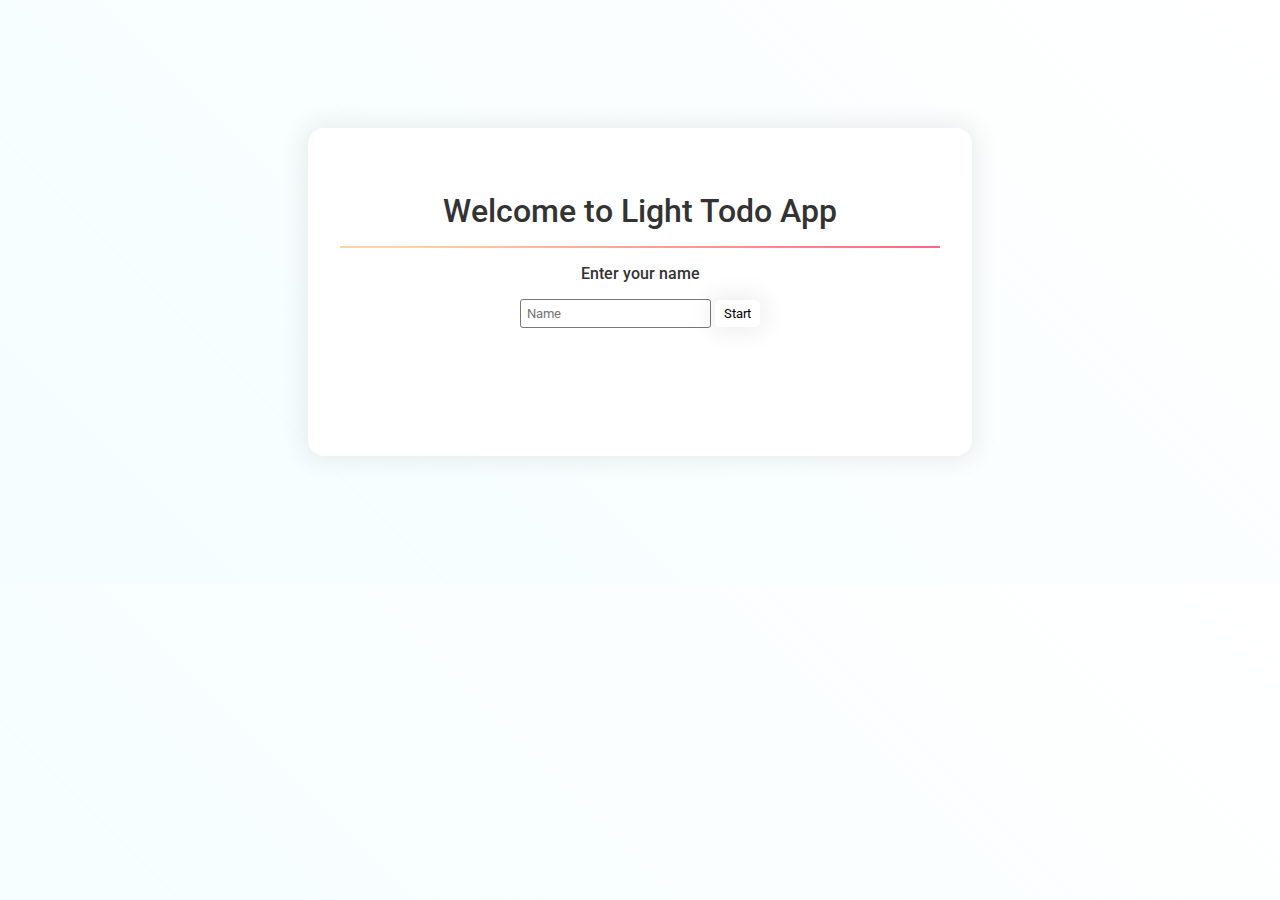
<file: index.html>
<!DOCTYPE html>
<html lang="en">
<head>
    <meta charset="UTF-8">
    <meta name="viewport" content="width=device-width, initial-scale=1.0">
    <title>Light Todo App</title>
    <link rel="stylesheet" type="text/css" href="./assets/css/style.css">
    <link href="https://fonts.googleapis.com/css2?family=Roboto:wght@400;500;600;900&display=swap" rel="stylesheet">
</head>
<body>
    <div id="app">
        <div class="welcome-page">
            <h1 class="mb-1">Welcome to Light Todo App</h1>
            <hr>
            <div class="mb-1"></div>
            <form onsubmit="event.preventDefault()">
                <h4 class="mb-1">Enter your name</h4>
                <input id="input-name" type="text" placeholder="Name" required>
                <button id="button-name" type="submit" class="button">Start</button>
            </form>
        </div>
    </div>
</body>
<script type="text/javascript" src="assets/js/index.js"></script>
</html>
</file>
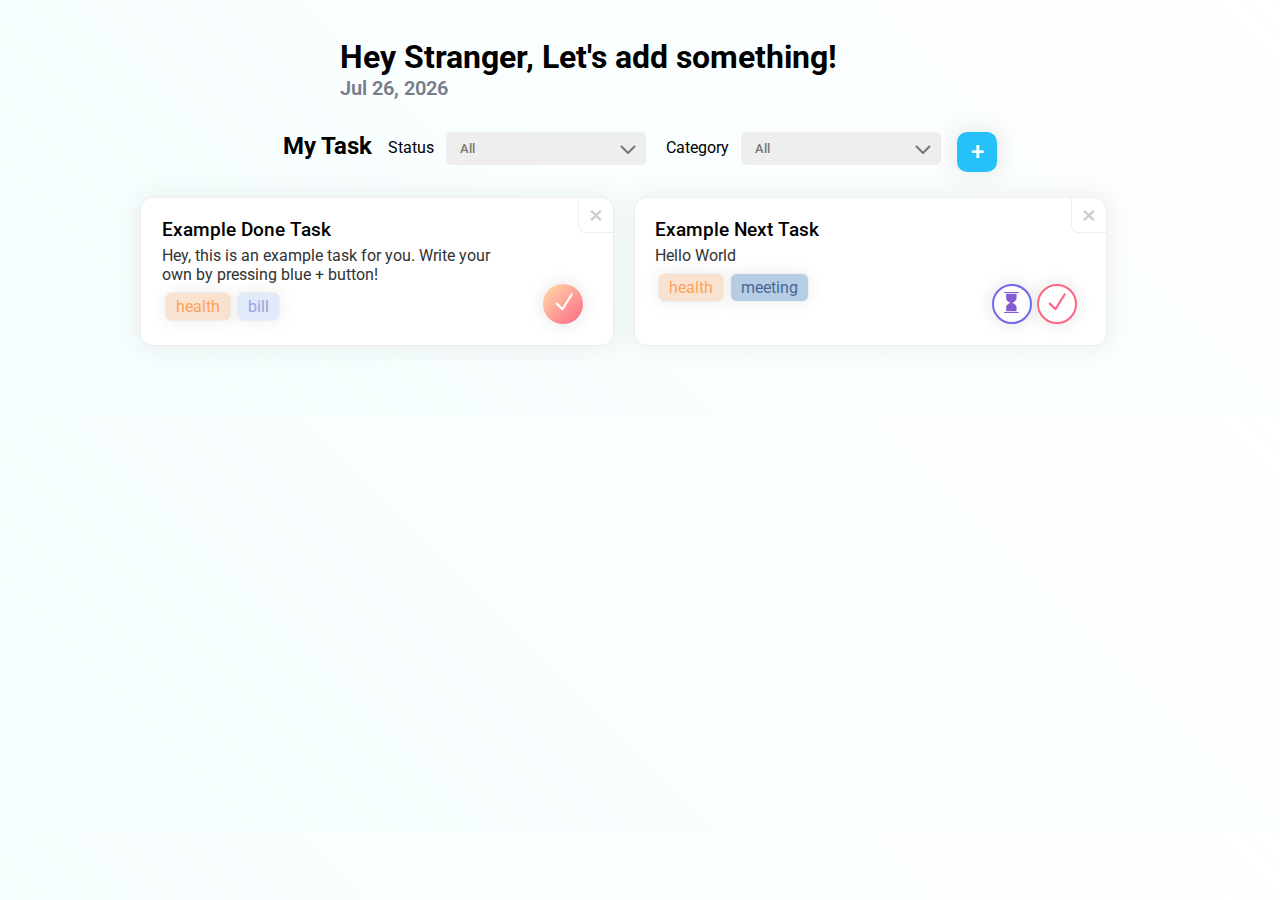
<file: app.html>
<!DOCTYPE html>
<html lang="en">
<head>
    <meta charset="UTF-8">
    <meta name="viewport" content="width=device-width, initial-scale=1.0">
    <title>Light Todo App</title>
    <link rel="stylesheet" type="text/css" href="./assets/css/style.css">
    <link href="https://fonts.googleapis.com/css2?family=Roboto:wght@400;500;600;900&display=swap" rel="stylesheet">
</head>
<body>
    <div id="app">
        <div id="todo-page">
            <header id="header" class="mb-1"></header>
            <section>
                <div class="column">
                    <h2 class="mb-1">My Task</h2>
                    <div id="filter" class="mb-2">
                        <label for="status">Status</label>
                        <div class="selectdiv">
                            <select id="filter-status" name="status">
                                <option value="">All</option>
                                <option value="next">Next</option>
                                <option value="progress">Progress</option>
                                <option value="done">Done</option>
                            </select>
                        </div>
                        <label for="category">Category</label>
                        <div class="selectdiv">
                            <select id="filter-category" name="category">
                                <option value="">All</option>
                                <option value="productive">Productive</option>
                                <option value="work">Work</option>
                                <option value="food">Food</option>
                                <option value="health">Health</option>
                                <option value="meeting">Meeting</option>
                                <option value="bill">Bill</option>
                            </select>
                        </div>
                    </div>
                    <button id="add-todo" class="button tooltip" text="Add new todo" data-open="modal-todo">+</button>
                </div>
                <ul id="section-list"></ul>
            </section>
        </div>
    </div>
    <div id="modal-todo" class="modal">
        <div class="modal-content">
            <section id="section-add">
                <form onsubmit="event.preventDefault()">
                    <div class="mb-1">
                        <label for="todoName">Todo Name</label>
                        <input
                            id="add-todo-name"
                            type="text"
                            maxlength="35"
                            required
                            oninput="setCustomValidity('')"
                            oninvalid="this.setCustomValidity('Please Enter a valid name')"
                        >
                    </div>
                    <div class="mb-1">
                        <label for="description">Description</label>
                        <textarea id="add-todo-description" type="text" maxlength="90"></textarea>
                    </div>
                    <div class="mb-1">
                        <ul id="category-list-add"></ul>
                    </div>
                    <div class="selectdiv">
                        <select id="category-add" name="category" style="margin-left: 0 !important;">
                            <option value="" selected disabled>Select Category</option>
                            <option value="productive">Productive</option>
                            <option value="work">Work</option>
                            <option value="food">Food</option>
                            <option value="health">Health</option>
                            <option value="meeting">Meeting</option>
                            <option value="bill">Bill</option>
                        </select>
                    </div>
                    <button id="button-add-category" class="button" type="button">+</button>
                    <div class="mb-3"></div>
                    <button id="button-add-todo" type="submit">Create Todo</button>
                </form>
            </section>
            <button id="close-modal" class="delete-item" data-close style="position: absolute;">
                &times;
            </button>
        </div>
    </div>
</body>
<script type="text/javascript" src="assets/js/app.js"></script>
</html>
</file>
<file: assets/css/style.css>
* {
    margin: 0;
    padding: 0;
    font-family: 'Roboto', serif;
}

body {
    background-image: linear-gradient( 45deg, rgba(222, 250, 251, .3) 10%, #ffffff 100%);
}

.welcome-page {
    background: #ffffff;
    border-radius: 1rem;
    width: 600px;
    height: 200px;
    margin: 10% auto;
    text-align: center;
    padding: 4rem 2rem;
    -webkit-box-shadow: 0px 0px 25px 5px rgba(0,0,0,0.07);
    -moz-box-shadow: 0px 0px 25px 5px rgba(0,0,0,0.07);
    box-shadow: 0px 0px 25px 5px rgba(0,0,0,0.07);
}

.welcome-page hr {
    border: none;
    height: 2px;
    background-image: linear-gradient( 135deg, #FFD3A5 10%, #FD6585 100%);;
}

.welcome-page h4,
.welcome-page h1 {
    color: #333333;
    font-weight: 500;
}

.welcome-page input {
    padding: 6px;
    border: 1px solid #777777;
    border-radius: 3px;
}

.mb-1 {
    margin-bottom: 1rem;
}

.mb-2 {
    margin-bottom: 2rem;
}

.mb-3 {
    margin-bottom: 3rem;
}

.mb-4 {
    margin-bottom: 4rem;
}

.mb-5 {
    margin-bottom: 5rem;
}

.d-flex {
    display: flex;
}

.button-group {
    display: flex;
}

.button-group > .button {
    border: none !important;
    -webkit-box-shadow: 0px 0px 25px 5px rgba(0,0,0,0);
    -moz-box-shadow: 0px 0px 25px 5px rgba(0,0,0,0);
    box-shadow: 0px 0px 25px 5px rgba(0,0,0,0);
}

.button-group > span.button {
    cursor: default;
    border-top-right-radius: 0 !important;
    border-bottom-right-radius: 0 !important;
    display: flex;
    padding-right: 0px !important;
}

.button-group > .delete {
    border-top-left-radius: 0 !important;
    border-bottom-left-radius: 0 !important;
}

.button-group > .delete:focus {
    outline: none;
    border: thin solid aqua;
}

.button {
    background: transparent;
    border: 1px solid transparent;
    border-radius: 5px;
    cursor: pointer;
    padding: 5px 8px;
    margin: 0 !important;
    -webkit-box-shadow: 0px 0px 25px 5px rgba(0,0,0,0.07);
    -moz-box-shadow: 0px 0px 25px 5px rgba(0,0,0,0.07);
    box-shadow: 0px 0px 25px 5px rgba(0,0,0,0.07);
}

.tooltip {
    position: relative;
}

.tooltip::before {
    font-size: 13px;
    content: "\2003" attr(text);
    text-indent: -.9rem;
    display: block;
    position: absolute;
    bottom: 50%;
    background: #000;
    color: #FFF;
    padding: 5px;
    border-radius: 5px;
    opacity: 0;
    transition: 0.3s;
    overflow: hidden;
    width: auto;
    white-space: nowrap;
    pointer-events: none;
}

.tooltip:hover::before {
    opacity: 1;
    bottom: 100%;
    z-index: 10;
}

.column {
    display: flex;
    justify-content: center;
}

section h2 {
    margin-right: 1rem;
}

#input-add-todo {
    border: 1px solid ;
    border-radius: 5px;
    padding: 5px;
    width: 230px;
}

#button-add-category {
    color: #26c1f9;
    border-radius: 50%;
    font-size: 24px;
    font-weight: 500;
    width: 40px;
    height: 40px;
}

#button-add-category:focus,
#button-add-category:active {
    outline: none;
    border: thin solid aqua;
}

#add-todo {
    color: #ffffff;
    background: #26c1f9;
    border-radius: 10px;
    font-size: 24px;
    font-weight: 500;
    width: 40px;
    height: 40px;
}

#button-add-todo {
    cursor: pointer;
    border: none;
    border-radius: 5px;
    display: block;
    font-weight: 600;
    font-size: 24px;
    padding: 12px 16px;
    width: 100%;
    margin: 1rem 0;
}

#section-add label {
    display: block;
    margin-bottom: 5px;
}

#section-add input {
    height: 25px;
    padding: 0 8px;
}

#section-add textarea {
    height: 50px;
    padding: 8px;
}

#section-add input,
#section-add textarea {
    border: 1px solid #cccccc;
    border-radius: 5px;
    width: 93%;
}

.modal {
  position: fixed;
  top: 0;
  left: 0;
  right: 0;
  bottom: 0;
  z-index: -1;
  display: flex;
  align-items: center;
  justify-content: center;
  padding: 1rem;
  background: rgba(000, 000, 000, .6);
  cursor: default;
  /*visibility: visible;*/
  visibility: hidden;
  /*opacity: 1;*/
  opacity: 0;
  transition: all 0.35s ease-in;
}

.modal.is-visible {
  visibility: visible;
  opacity: 1;
  z-index: 100;
}

.modal-content {
    background: #ffffff;
    border-radius: 10px;
    border: 1px solid #eeeeee;
    width: 500px;
    height: 400px;
    padding: 1.5rem;
    position: relative;
    overflow: hidden;
}

select {
    color: #777777;
    background: #eeeeee;
    border: 1px solid transparent;
    border-radius: 5px;
    font-weight: 500;
    padding: 8px 13px;
    margin-left: .5rem;
    margin-right: 1rem;
    /* Remove arrow down */
    -webkit-appearance: none;
    -moz-appearance: none;
    appearance: none;
    min-width: 200px;
}

.selectdiv {
    display: inline-block;
    position: relative;
}

.selectdiv:after {
    content: url('../img/arrow_carrot-down.svg');
    position: absolute;
    right: 1.2rem;
    z-index: 10;
    pointer-events: none;
}

select:focus,
select:active {
    outline: none;
    border: 1px solid aqua;
}

select option {
    margin: 3px 0;
}

ul {
    list-style-type: none;
    padding: 0;
}

#todo-page {
    max-width: 1000px;
    margin: 3% auto;
}

#span-date {
    color: #787c8b;
    font-weight: 600;
    font-size: 20px;
}

header {
    max-width: 600px;
    margin: 0 auto;
}

#todo-page section {
    padding: 1rem 0;
}

ul#section-list li {
    background: #ffffff;
    border: .5px solid #eeeeee;
    border-radius: .8rem;
    display: inline-block;
    padding: 1.3rem;
    margin-right: 1rem;
    margin-bottom: 1rem;
    width: 43%;
    position: relative;
    -webkit-box-shadow: 0px 0px 25px 5px rgba(0,0,0,0.05);
    -moz-box-shadow: 0px 0px 25px 5px rgba(0,0,0,0.05);
    box-shadow: 0px 0px 25px 5px rgba(0,0,0,0.05);
}

ul#section-list li h3 {
    font-weight: 500;
    margin-bottom: 5px;
}

ul#section-list li .content {
    /*display: inline-block;*/
    width: 78%;
    min-height: 105px;
}

.description {
    color: #333333;
    display: block;
    margin-bottom: 5px;
}

ul#section-list li .action {
    display: flex;
    width: 20%;
    text-align: right;
    align-items: flex-end;
    justify-content: flex-end;
}

ul#section-list li .action button {
    color: #ffffff;
    cursor: pointer;
    -webkit-box-shadow: 0px 0px 15px 3px rgba(0,0,0,0.08);
    -moz-box-shadow: 0px 0px 15px 3px rgba(0,0,0,0.08);
    box-shadow: 0px 0px 15px 3px rgba(0,0,0,0.08);
    margin-right: 5px;
}

ul#section-list li .action button:last-child {
    margin-right: 0 !important;
}

ul#section-list li .action button:focus {
    outline: none;
    border: 1px solid aqua;
}

.button-progress,
.button-done {
    width: 40px;
    height: 40px;
    border: none;
    border-radius: 50%;
}

.button-progress-outline,
.button-done-outline {
    background: #ffffff;
    width: 40px;
    height: 40px;
    border-radius: 25px;
}

.button-progress-outline {
    border: 2px solid #7367F0
}

.button-done-outline {
    border: 2px solid #FD6585
}

.button-progress-outline img {
    filter: invert(60%) sepia(40%) saturate(896%) hue-rotate(219deg) brightness(98%) contrast(92%);
}

.button-done-outline img {
    filter: invert(50%) sepia(98%) saturate(1161%) hue-rotate(310deg) brightness(101%) contrast(98%);
}

.button-progress {
    background-image: linear-gradient( 135deg, #CE9FFC 10%, #7367F0 100%);
}

.button-done {
    background-image: linear-gradient( 135deg, #FFD3A5 10%, #FD6585 100%);
}

.delete-item {
    background: transparent;
    border-width: 0 0 1px 1px; /* top right bottom left */
    border-style: solid ;
    border-color: #eeeeee;
    border-radius: 0 8px;
    cursor: pointer;
    color: #cccccc;
    font-size: 26px;
    width: 35px;
    height: 35px;
    position: absolute;
    top: 0;
    right: 0;
}

.delete-item:hover {
    color: #dd6974;
}

ul#category-list-add li {
    display: inline-block;
}

.category-item {
    border: 1px solid #eeeeee;
    border-radius: 7px;
    display: inline-block;
    margin: 3px;
    padding: 4px 10px;
    -webkit-box-shadow: 0px 0px 15px 3px rgba(0,0,0,0.05);
    -moz-box-shadow: 0px 0px 15px 3px rgba(0,0,0,0.05);
    box-shadow: 0px 0px 15px 3px rgba(0,0,0,0.05);
}

.category-work {
    color: #26c1f9;
    background: #d6f4fa;
}

.category-health {
    color: #fba45c;
    background: #f9e2d0;
}

.category-bill {
    color: #94a6dd;
    background: #e2e9f9;
}

.category-food {
    color: #efa79f;
    background: #fde5e1;
}

.category-productive {
    color: #90b862;
    background: #e5fdc0;
}

.category-meeting {
    color: #4c6791;
    background: #b6cde6;
}
</file>
